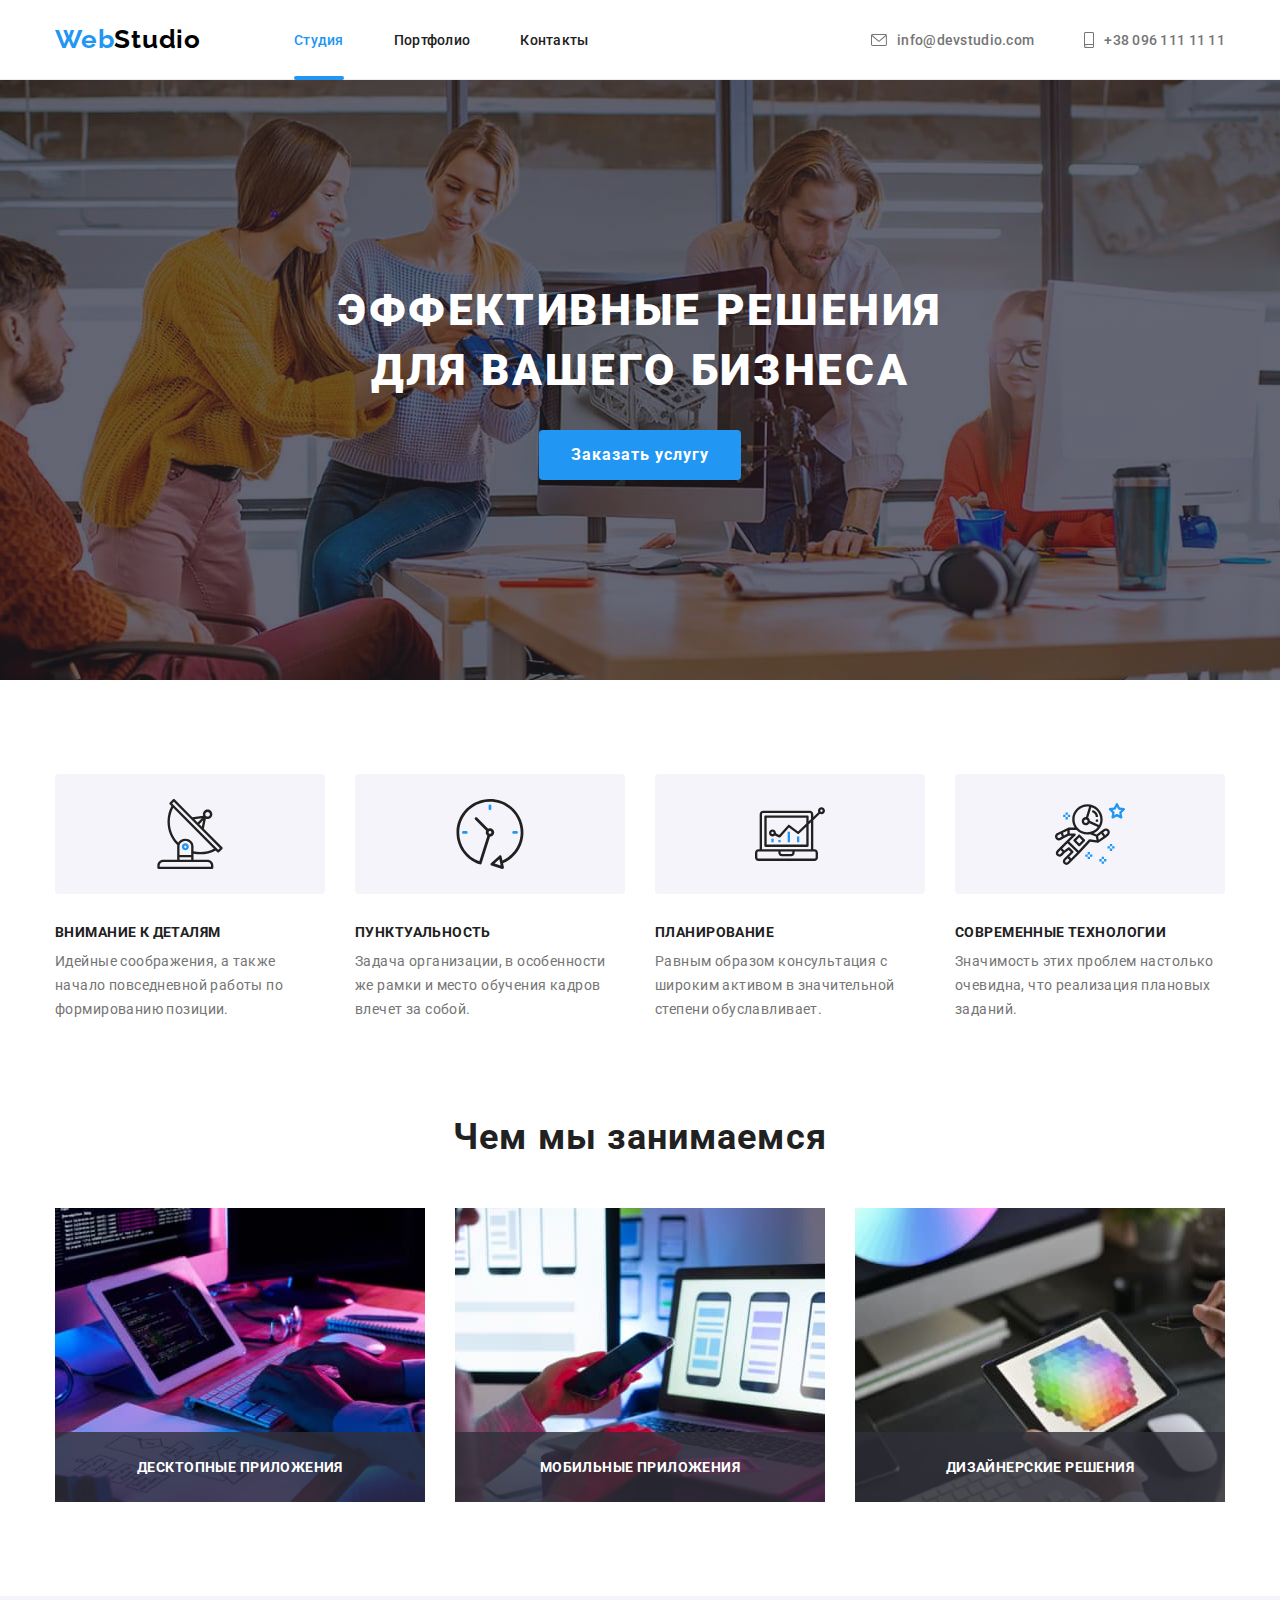
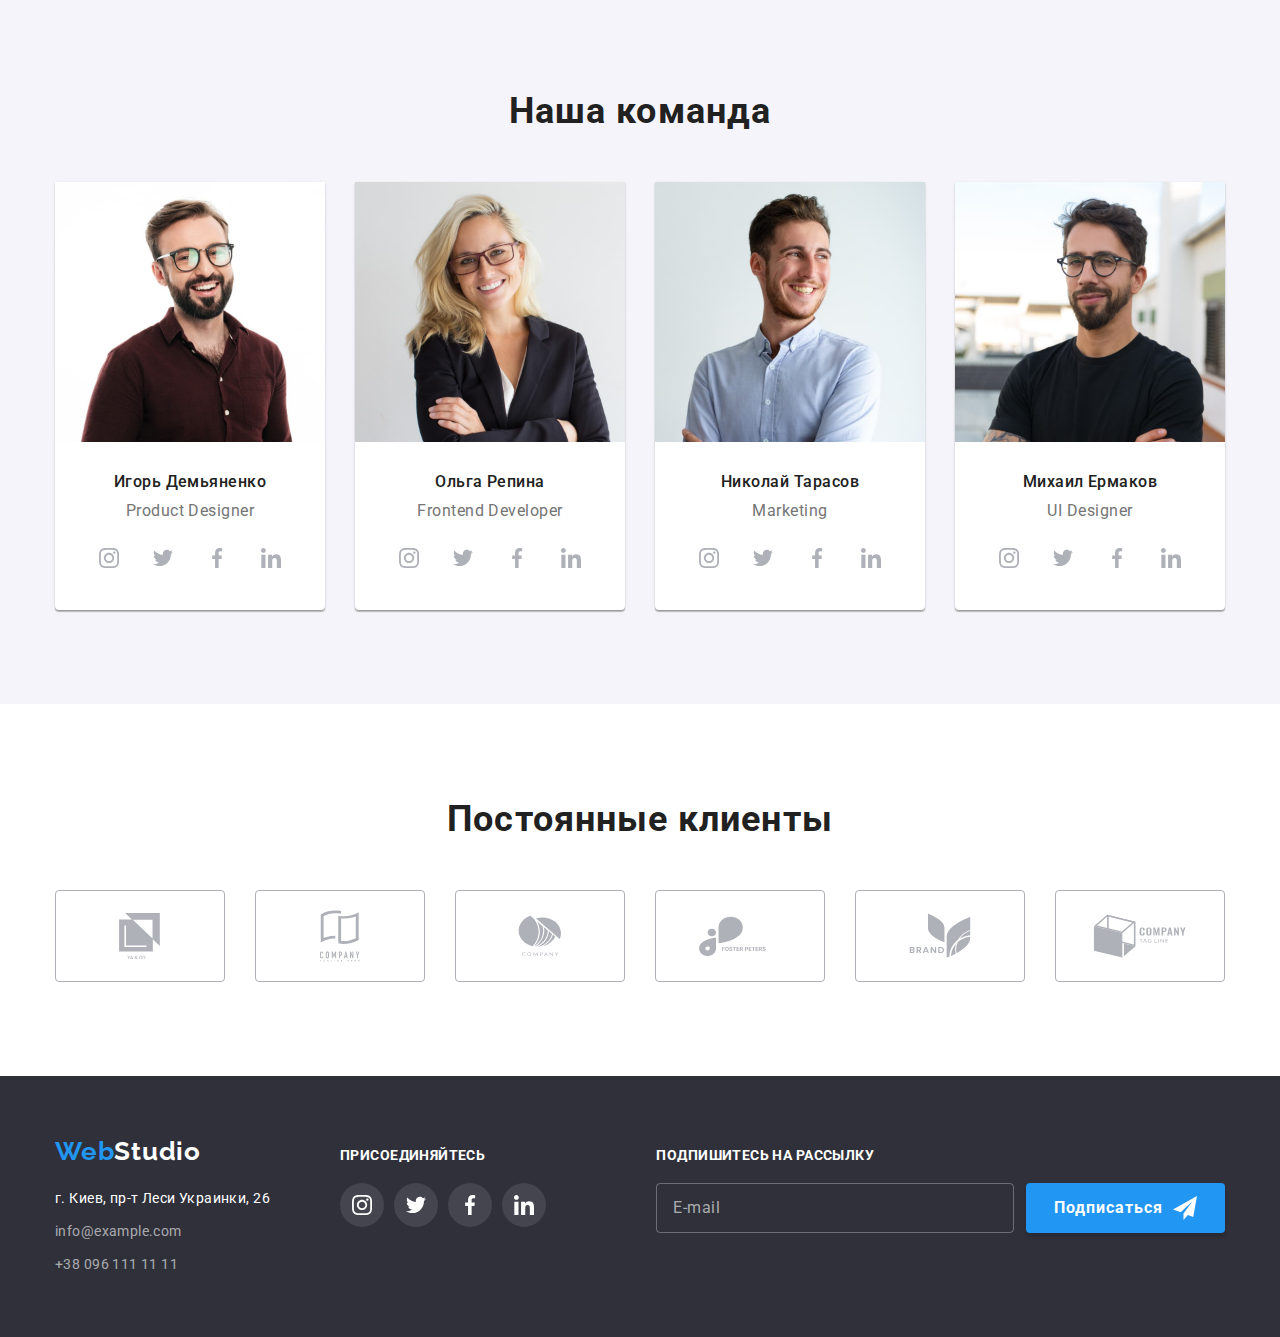
<file: index.html>
<!DOCTYPE html>
<html lang="ru">
    <head>
        <meta charset="UTF-8" />
        <meta http-equiv="X-UA-Compatible" content="IE=edge" />
        <meta name="viewport" content="width=device-width, initial-scale=1.0" />
        <title>Студия</title>
        <link rel="preconnect" href="https://fonts.gstatic.com" />
        <link
            href="https://fonts.googleapis.com/css2?family=Raleway:wght@700&family=Roboto:wght@400;500;700;900&display=swap"
            rel="stylesheet"
        />
        <link
            rel="stylesheet"
            href="https://cdnjs.cloudflare.com/ajax/libs/modern-normalize/1.0.0/modern-normalize.min.css"
        />
        <link rel="stylesheet" href="./css/main.min.css" />
    </head>

    <!-- <svg>
        <use href="./images/icons/antenna.svg"></use>
    </svg> -->
    <!-- <svg>
        <use href="./images/icons/sprite.svg#icon-antenna"></use>
    </svg> -->
    <!-- <svg class="check">
        <use href="./images/icons/sprite.svg#icon-check"></use>
    </svg> -->
    <!-- <img src="./images/icons/antenna.svg" alt="" /> -->

    <body>
        <header class="header">
            <div class="container container--flex">
                <nav class="navigation">
                    <a href="/" class="logo navigation__logo"
                        >Web<span class="logo__text">Studio</span></a
                    >
                    <ul class="site-nav">
                        <li class="site-nav__item">
                            <a href="./index.html" class="site-nav__link site-nav__link--current"
                                >Студия</a
                            >
                        </li>
                        <li class="site-nav__item">
                            <a href="./portfolio.html" class="site-nav__link">Портфолио</a>
                        </li>
                        <li class="site-nav__item">
                            <a href="#" class="site-nav__link">Контакты</a>
                        </li>
                    </ul>
                </nav>
                <ul class="contacts">
                    <li class="contacts__item">
                        <a href="mailto:info@devstudio.com" class="contacts__link">
                            <svg width="16" height="12" class="contacts__icon">
                                <use href="./images/icons/sprite.svg#icon-mail"></use>
                            </svg>
                            info@devstudio.com
                        </a>
                    </li>
                    <li class="contacts__item">
                        <a href="tel:+380961111111" class="contacts__link">
                            <svg width="10" height="16" class="contacts__icon">
                                <use href="./images/icons/sprite.svg#icon-phone"></use>
                            </svg>
                            +38 096 111 11 11
                        </a>
                    </li>
                </ul>
            </div>
        </header>

        <main>
            <section class="section hero">
                <div class="container">
                    <h1 class="hero__title">Эффективные решения для вашего бизнеса</h1>
                    <button type="button" class="button hero__button" data-modal-open>
                        Заказать услугу
                    </button>
                </div>
            </section>
            <section class="section advantages">
                <div class="container">
                    <h2 class="advantages__title">Главные преимущества</h2>
                    <ul class="advantages-list">
                        <li class="advantages-list__item">
                            <div class="advantages-list__wrapper">
                                <svg width="70" height="70" class="advantages-list__icon">
                                    <use href="./images/icons/sprite.svg#icon-antenna"></use>
                                </svg>
                            </div>
                            <h3 class="advantages-list__title">Внимание к деталям</h3>
                            <p class="advantages-list__content">
                                Идейные соображения, а также начало повседневной работы по
                                формированию позиции.
                            </p>
                        </li>
                        <li class="advantages-list__item">
                            <div class="advantages-list__wrapper">
                                <svg width="70" height="70" class="advantages-list__icon">
                                    <use href="./images/icons/sprite.svg#icon-clock"></use>
                                </svg>
                            </div>
                            <h3 class="advantages-list__title">Пунктуальность</h3>
                            <p class="advantages-list__content">
                                Задача организации, в особенности же рамки и место обучения кадров
                                влечет за собой.
                            </p>
                        </li>
                        <li class="advantages-list__item">
                            <div class="advantages-list__wrapper">
                                <svg width="70" height="70" class="advantages-list__icon">
                                    <use href="./images/icons/sprite.svg#icon-diagram"></use>
                                </svg>
                            </div>
                            <h3 class="advantages-list__title">Планирование</h3>
                            <p class="advantages-list__content">
                                Равным образом консультация с широким активом в значительной степени
                                обуславливает.
                            </p>
                        </li>
                        <li class="advantages-list__item">
                            <div class="advantages-list__wrapper">
                                <svg width="70" height="70" class="advantages-list__icon">
                                    <use href="./images/icons/sprite.svg#icon-astronaut"></use>
                                </svg>
                            </div>
                            <h3 class="advantages-list__title">Современные технологии</h3>
                            <p class="advantages-list__content">
                                Значимость этих проблем настолько очевидна, что реализация плановых
                                заданий.
                            </p>
                        </li>
                    </ul>
                </div>
            </section>
            <section class="section activities">
                <div class="container">
                    <h2 class="activities__title">Чем мы занимаемся</h2>
                    <ul class="activities-list">
                        <li class="activities-list__item">
                            <div class="activities-list__wrapper">
                                <img
                                    class="activities-list__image"
                                    src="./images/boxone.jpg"
                                    width="370"
                                    alt="рабочий стол с планшетом"
                                />
                                <h3 class="activities-list__text">Десктопные приложения</h3>
                            </div>
                        </li>
                        <li class="activities-list__item">
                            <div class="activities-list__wrapper">
                                <img
                                    class="activities-list__image"
                                    src="./images/boxtwo.jpg"
                                    width="370"
                                    alt="ноутбук и смартфон"
                                />
                                <h3 class="activities-list__text">Мобильные приложения</h3>
                            </div>
                        </li>
                        <li class="activities-list__item">
                            <div class="activities-list__wrapper">
                                <img
                                    class="activities-list__image"
                                    src="./images/boxthree.jpg"
                                    width="370"
                                    alt="планшет и градиент"
                                />
                                <h3 class="activities-list__text">Дизайнерские решения</h3>
                            </div>
                        </li>
                    </ul>
                </div>
            </section>
            <section class="section team">
                <div class="container">
                    <h2 class="team__title">Наша команда</h2>
                    <ul class="team-list">
                        <li class="team-list__item">
                            <img
                                class="team-list__image"
                                src="./images/igor.jpg"
                                width="270"
                                alt="продуктовый дизайнер Игорь"
                            />
                            <h3 class="team-list__title">Игорь Демьяненко</h3>
                            <p class="team-list__content">Product Designer</p>
                            <ul class="icons-list">
                                <li class="icons-list__item">
                                    <a
                                        href="https://www.instagram.com"
                                        target="_blank"
                                        class="icons-list__link"
                                    >
                                        <svg width="20" height="20" class="icons-list__icon">
                                            <use
                                                href="./images/icons/sprite.svg#icon-instagram"
                                            ></use>
                                        </svg>
                                    </a>
                                </li>
                                <li class="icons-list__item">
                                    <a
                                        href="https://twitter.com"
                                        target="_blank"
                                        class="icons-list__link"
                                    >
                                        <svg width="20" height="20" class="icons-list__icon">
                                            <use
                                                href="./images/icons/sprite.svg#icon-twitter"
                                            ></use>
                                        </svg>
                                    </a>
                                </li>
                                <li class="icons-list__item">
                                    <a
                                        href="https://www.facebook.com"
                                        target="_blank"
                                        class="icons-list__link"
                                    >
                                        <svg width="20" height="20" class="icons-list__icon">
                                            <use
                                                href="./images/icons/sprite.svg#icon-facebook"
                                            ></use>
                                        </svg>
                                    </a>
                                </li>
                                <li class="icons-list__item">
                                    <a
                                        href="https://www.linkedin.com"
                                        target="_blank"
                                        class="icons-list__link"
                                    >
                                        <svg width="20" height="20" class="icons-list__icon">
                                            <use
                                                href="./images/icons/sprite.svg#icon-linkedin"
                                            ></use>
                                        </svg>
                                    </a>
                                </li>
                            </ul>
                        </li>
                        <li class="team-list__item">
                            <img
                                class="team-list__image"
                                src="./images/olga.jpg"
                                width="270"
                                alt="фронтенд Ольга"
                            />
                            <h3 class="team-list__title">Ольга Репина</h3>
                            <p class="team-list__content">Frontend Developer</p>
                            <ul class="icons-list">
                                <li class="icons-list__item">
                                    <a
                                        href="https://www.instagram.com"
                                        target="_blank"
                                        class="icons-list__link"
                                    >
                                        <svg width="20" height="20" class="icons-list__icon">
                                            <use
                                                href="./images/icons/sprite.svg#icon-instagram"
                                            ></use>
                                        </svg>
                                    </a>
                                </li>
                                <li class="icons-list__item">
                                    <a
                                        href="https://twitter.com"
                                        target="_blank"
                                        class="icons-list__link"
                                    >
                                        <svg width="20" height="20" class="icons-list__icon">
                                            <use
                                                href="./images/icons/sprite.svg#icon-twitter"
                                            ></use>
                                        </svg>
                                    </a>
                                </li>
                                <li class="icons-list__item">
                                    <a
                                        href="https://www.facebook.com"
                                        target="_blank"
                                        class="icons-list__link"
                                    >
                                        <svg width="20" height="20" class="icons-list__icon">
                                            <use
                                                href="./images/icons/sprite.svg#icon-facebook"
                                            ></use>
                                        </svg>
                                    </a>
                                </li>
                                <li class="icons-list__item">
                                    <a
                                        href="https://www.linkedin.com"
                                        target="_blank"
                                        class="icons-list__link"
                                    >
                                        <svg width="20" height="20" class="icons-list__icon">
                                            <use
                                                href="./images/icons/sprite.svg#icon-linkedin"
                                            ></use>
                                        </svg>
                                    </a>
                                </li>
                            </ul>
                        </li>
                        <li class="team-list__item">
                            <img
                                class="team-list__image"
                                src="./images/nikolai.jpg"
                                width="270"
                                alt="маркетолог Николай"
                            />
                            <h3 class="team-list__title">Николай Тарасов</h3>
                            <p class="team-list__content">Marketing</p>
                            <ul class="icons-list">
                                <li class="icons-list__item">
                                    <a
                                        href="https://www.instagram.com"
                                        target="_blank"
                                        class="icons-list__link"
                                    >
                                        <svg width="20" height="20" class="icons-list__icon">
                                            <use
                                                href="./images/icons/sprite.svg#icon-instagram"
                                            ></use>
                                        </svg>
                                    </a>
                                </li>
                                <li class="icons-list__item">
                                    <a
                                        href="https://twitter.com"
                                        target="_blank"
                                        class="icons-list__link"
                                    >
                                        <svg width="20" height="20" class="icons-list__icon">
                                            <use
                                                href="./images/icons/sprite.svg#icon-twitter"
                                            ></use>
                                        </svg>
                                    </a>
                                </li>
                                <li class="icons-list__item">
                                    <a
                                        href="https://www.facebook.com"
                                        target="_blank"
                                        class="icons-list__link"
                                    >
                                        <svg width="20" height="20" class="icons-list__icon">
                                            <use
                                                href="./images/icons/sprite.svg#icon-facebook"
                                            ></use>
                                        </svg>
                                    </a>
                                </li>
                                <li class="icons-list__item">
                                    <a
                                        href="https://www.linkedin.com"
                                        target="_blank"
                                        class="icons-list__link"
                                    >
                                        <svg width="20" height="20" class="icons-list__icon">
                                            <use
                                                href="./images/icons/sprite.svg#icon-linkedin"
                                            ></use>
                                        </svg>
                                    </a>
                                </li>
                            </ul>
                        </li>
                        <li class="team-list__item">
                            <img
                                class="team-list__image"
                                src="./images/mihail.jpg"
                                width="270"
                                alt="юи дизайнер Михаил"
                            />
                            <h3 class="team-list__title">Михаил Ермаков</h3>
                            <p class="team-list__content">UI Designer</p>
                            <ul class="icons-list">
                                <li class="icons-list__item">
                                    <a
                                        href="https://www.instagram.com"
                                        target="_blank"
                                        class="icons-list__link"
                                    >
                                        <svg width="20" height="20" class="icons-list__icon">
                                            <use
                                                href="./images/icons/sprite.svg#icon-instagram"
                                            ></use>
                                        </svg>
                                    </a>
                                </li>
                                <li class="icons-list__item">
                                    <a
                                        href="https://twitter.com"
                                        target="_blank"
                                        class="icons-list__link"
                                    >
                                        <svg width="20" height="20" class="icons-list__icon">
                                            <use
                                                href="./images/icons/sprite.svg#icon-twitter"
                                            ></use>
                                        </svg>
                                    </a>
                                </li>
                                <li class="icons-list__item">
                                    <a
                                        href="https://www.facebook.com"
                                        target="_blank"
                                        class="icons-list__link"
                                    >
                                        <svg width="20" height="20" class="icons-list__icon">
                                            <use
                                                href="./images/icons/sprite.svg#icon-facebook"
                                            ></use>
                                        </svg>
                                    </a>
                                </li>
                                <li class="icons-list__item">
                                    <a
                                        href="https://www.linkedin.com"
                                        target="_blank"
                                        class="icons-list__link"
                                    >
                                        <svg width="20" height="20" class="icons-list__icon">
                                            <use
                                                href="./images/icons/sprite.svg#icon-linkedin"
                                            ></use>
                                        </svg>
                                    </a>
                                </li>
                            </ul>
                        </li>
                    </ul>
                </div>
            </section>
            <section class="section clients">
                <div class="container">
                    <h2 class="clients__title">Постоянные клиенты</h2>
                    <ul class="clients-list">
                        <li class="clients-list__item">
                            <a href="#" class="clients-list__link">
                                <svg width="41" height="46.7" class="clients-list__icon">
                                    <use href="./images/icons/sprite.svg#icon-yaco"></use>
                                </svg>
                            </a>
                        </li>
                        <li class="clients-list__item">
                            <a href="#" class="clients-list__link">
                                <svg width="40" height="52" class="clients-list__icon">
                                    <use href="./images/icons/sprite.svg#icon-taglinehereco"></use>
                                </svg>
                            </a>
                        </li>
                        <li class="clients-list__item">
                            <a href="#" class="clients-list__link">
                                <svg width="43.46" height="41.18" class="clients-list__icon">
                                    <use href="./images/icons/sprite.svg#icon-compco"></use>
                                </svg>
                            </a>
                        </li>
                        <li class="clients-list__item">
                            <a href="#" class="clients-list__link">
                                <svg width="84.44" height="40.62" class="clients-list__icon">
                                    <use href="./images/icons/sprite.svg#icon-fosterco"></use>
                                </svg>
                            </a>
                        </li>
                        <li class="clients-list__item">
                            <a href="#" class="clients-list__link">
                                <svg width="62.54" height="45.43" class="clients-list__icon">
                                    <use href="./images/icons/sprite.svg#icon-brandco"></use>
                                </svg>
                            </a>
                        </li>
                        <li class="clients-list__item">
                            <a href="#" class="clients-list__link">
                                <svg width="93.79" height="43.93" class="clients-list__icon">
                                    <use href="./images/icons/sprite.svg#icon-taglineco"></use>
                                </svg>
                            </a>
                        </li>
                    </ul>
                </div>
            </section>
        </main>

        <footer class="footer">
            <div class="container container--flex container--flex--baseline">
                <div class="address-container">
                    <a href="/" class="logo footer__logo"
                        >Web<span class="logo__text logo__text--light">Studio</span></a
                    >
                    <address class="address">
                        <ul class="address-list">
                            <li class="address-list__item">
                                <a
                                    href="https://www.google.com/maps/place/%D0%B1%D1%83%D0%BB%D1%8C%D0%B2%D0%B0%D1%80+%D0%9B%D0%B5%D1%81%D1%96+%D0%A3%D0%BA%D1%80%D0%B0%D1%97%D0%BD%D0%BA%D0%B8,+26,+%D0%9A%D0%B8%D1%97%D0%B2,+02000/@50.4265807,30.5361971,17z/data=!3m1!4b1!4m5!3m4!1s0x40d4cf0e033ecbe9:0x57a4dffefec77da0!8m2!3d50.4265807!4d30.5383858"
                                    target="_blank"
                                    class="address-list__link address-list__link--light"
                                    >г. Киев, пр-т Леси Украинки, 26</a
                                >
                            </li>
                            <li class="address-list__item">
                                <a href="mailto:info@example.com" class="address-list__link link"
                                    >info@example.com</a
                                >
                            </li>
                            <li class="address-list__item">
                                <a href="tel:+380961111111" class="address-list__link link"
                                    >+38 096 111 11 11</a
                                >
                            </li>
                        </ul>
                    </address>
                </div>
                <div class="social-list-container">
                    <b class="invocation">присоединяйтесь</b>
                    <ul class="icons-list">
                        <li class="icons-list__item">
                            <a
                                href="https://www.instagram.com"
                                target="_blank"
                                class="icons-list__link icons-list__link--color"
                            >
                                <svg width="20" height="20" class="icons-list__icon">
                                    <use href="./images/icons/sprite.svg#icon-instagram"></use>
                                </svg>
                            </a>
                        </li>
                        <li class="icons-list__item">
                            <a
                                href="https://twitter.com"
                                target="_blank"
                                class="icons-list__link icons-list__link--color"
                            >
                                <svg width="20" height="20" class="icons-list__icon">
                                    <use href="./images/icons/sprite.svg#icon-twitter"></use>
                                </svg>
                            </a>
                        </li>
                        <li class="icons-list__item">
                            <a
                                href="https://www.facebook.com"
                                target="_blank"
                                class="icons-list__link icons-list__link--color"
                            >
                                <svg width="20" height="20" class="icons-list__icon">
                                    <use href="./images/icons/sprite.svg#icon-facebook"></use>
                                </svg>
                            </a>
                        </li>
                        <li class="icons-list__item">
                            <a
                                href="https://www.linkedin.com"
                                target="_blank"
                                class="icons-list__link icons-list__link--color"
                            >
                                <svg width="20" height="20" class="icons-list__icon">
                                    <use href="./images/icons/sprite.svg#icon-linkedin"></use>
                                </svg>
                            </a>
                        </li>
                    </ul>
                </div>
                <div class="mailing-container">
                    <b class="invocation">Подпишитесь на рассылку</b>
                    <form class="mailing-form" autocomplete="off">
                        <input
                            class="mailing-form__input"
                            type="email"
                            name="email"
                            placeholder="E-mail"
                            required
                        />
                        <button class="button mailing-form__button" type="submit">
                            Подписаться
                            <svg width="24" height="24" class="button__icon">
                                <use href="./images/icons/sprite.svg#icon-send"></use>
                            </svg>
                        </button>
                    </form>
                </div>
            </div>
        </footer>
        <!-- разметка модального окна -->
        <div class="backdrop is-hidden" data-modal>
            <div class="modal">
                <button class="modal-close" data-modal-close>
                    <svg class="modal-close__icon" width="18" height="18">
                        <use href="./images/icons/sprite.svg#icon-modal-close"></use>
                    </svg>
                </button>
                <b class="modal-title">Оставьте свои данные, мы вам перезвоним</b>
                <form class="modal-form" autocomplete="off">
                    <div class="modal-form-field">
                        <label class="modal-form__label" for="name">Имя</label>
                        <input
                            class="modal-form__input"
                            type="text"
                            name="name"
                            id="name"
                            required
                        />
                        <svg class="modal-form__icon" width="18" height="18">
                            <use href="./images/icons/sprite.svg#icon-person"></use>
                        </svg>
                    </div>
                    <div class="modal-form-field">
                        <label class="modal-form__label" for="tel">Телефон</label>
                        <input
                            class="modal-form__input"
                            type="tel"
                            name="phone"
                            id="tel"
                            required
                        />
                        <svg class="modal-form__icon" width="18" height="18">
                            <use href="./images/icons/sprite.svg#icon-phoneform"></use>
                        </svg>
                    </div>
                    <div class="modal-form-field">
                        <label class="modal-form__label" for="email">Почта</label>
                        <input
                            class="modal-form__input"
                            type="email"
                            name="email"
                            id="email"
                            required
                        />
                        <svg class="modal-form__icon" width="18" height="18">
                            <use href="./images/icons/sprite.svg#icon-emailform"></use>
                        </svg>
                    </div>
                    <div class="modal-form-field modal-form-field--margin-bottom">
                        <label class="modal-form__label" for="comment">Комментарий</label>
                        <textarea
                            class="modal-form__comment"
                            name="comment"
                            id="comment"
                            placeholder="Введите текст"
                        ></textarea>
                    </div>
                    <div class="policy-container">
                        <input
                            class="modal-form__check"
                            type="checkbox"
                            name="policy-check"
                            id="policy-check"
                            required
                        />
                        <label class="modal-form__policy-title" for="policy-check">
                            <span class="modal-form__custom-check"></span>
                            Соглашаюсь с рассылкой и принимаю&nbsp;
                            <a class="modal-form__policy" href="#">Условия договора</a>
                        </label>
                    </div>
                    <button class="button modal-form__button" type="submit">Отправить</button>
                </form>
            </div>
        </div>
        <!-- разметка модального окна -->
        <script src="./js/modal.js"></script>
    </body>
</html>
</file>
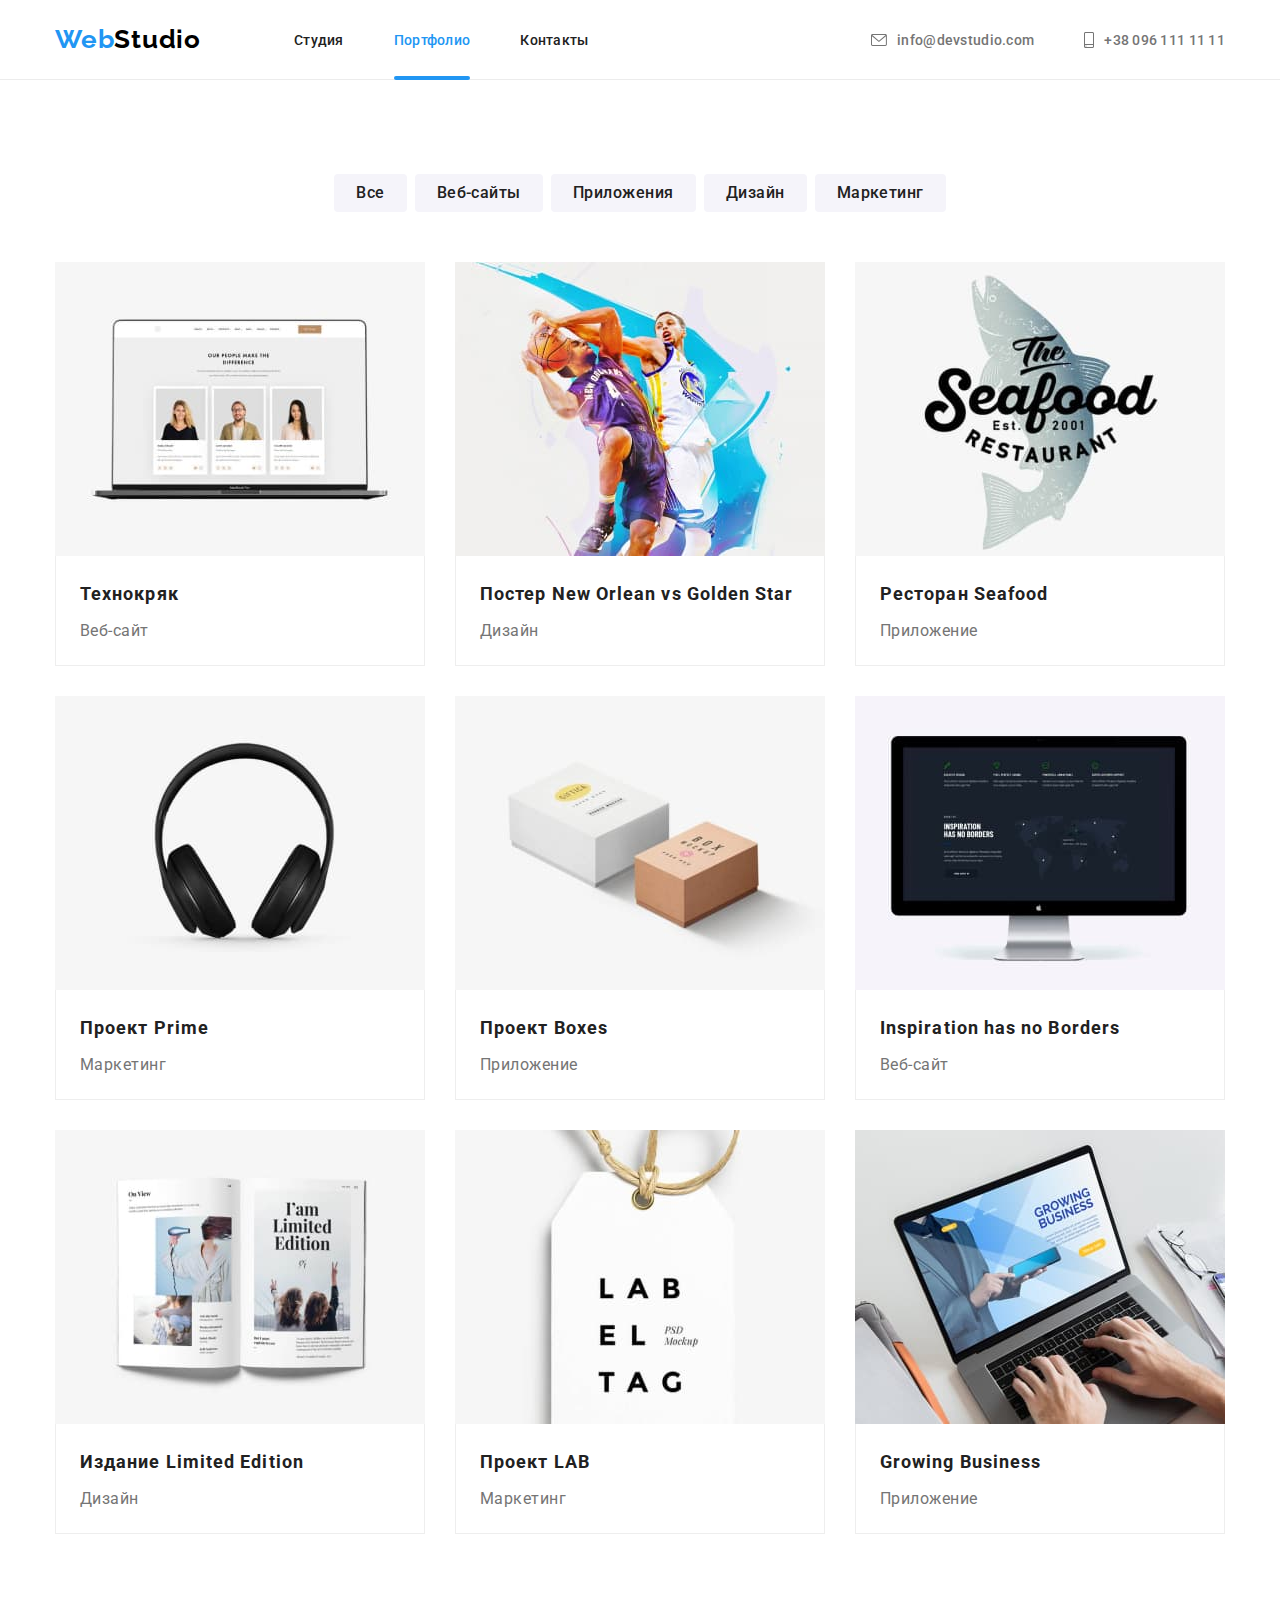
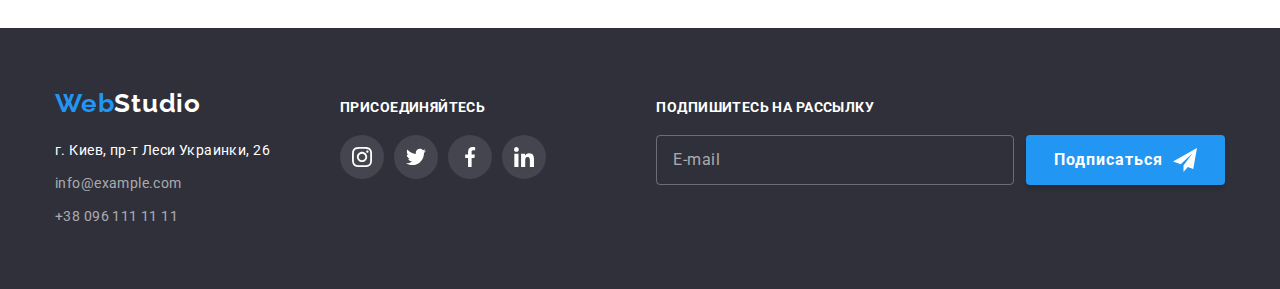
<file: portfolio.html>
<!DOCTYPE html>
<html lang="ru">
    <head>
        <meta charset="UTF-8" />
        <meta http-equiv="X-UA-Compatible" content="IE=edge" />
        <meta name="viewport" content="width=device-width, initial-scale=1.0" />
        <title>Портфолио</title>
        <link rel="preconnect" href="https://fonts.gstatic.com" />
        <link
            href="https://fonts.googleapis.com/css2?family=Raleway:wght@700&family=Roboto:wght@400;500;700;900&display=swap"
            rel="stylesheet"
        />
        <link
            rel="stylesheet"
            href="https://cdnjs.cloudflare.com/ajax/libs/modern-normalize/1.0.0/modern-normalize.min.css"
        />
        <link rel="stylesheet" href="./css/main.min.css" />
    </head>

    <body>
        <header class="header">
            <div class="container container--flex">
                <nav class="navigation">
                    <a href="/" class="logo navigation__logo"
                        >Web<span class="logo__text">Studio</span></a
                    >
                    <ul class="site-nav">
                        <li class="site-nav__item">
                            <a href="./index.html" class="site-nav__link">Студия</a>
                        </li>
                        <li class="site-nav__item">
                            <a
                                href="./portfolio.html"
                                class="site-nav__link site-nav__link--current"
                                >Портфолио</a
                            >
                        </li>
                        <li class="site-nav__item">
                            <a href="#" class="site-nav__link">Контакты</a>
                        </li>
                    </ul>
                </nav>
                <ul class="contacts">
                    <li class="contacts__item">
                        <a href="mailto:info@devstudio.com" class="contacts__link">
                            <svg width="16" height="12" class="contacts__icon">
                                <use href="./images/icons/sprite.svg#icon-mail"></use>
                            </svg>
                            info@devstudio.com
                        </a>
                    </li>
                    <li class="contacts__item">
                        <a href="tel:+380961111111" class="contacts__link">
                            <svg width="10" height="16" class="contacts__icon">
                                <use href="./images/icons/sprite.svg#icon-phone"></use>
                            </svg>
                            +38 096 111 11 11
                        </a>
                    </li>
                </ul>
            </div>
        </header>

        <main>
            <h1 class="portfolio-title">портфолио компании</h1>
            <section class="section examples">
                <div class="container">
                    <h2 class="examples-title">фильтр и проекты</h2>
                    <ul class="filter-button-list">
                        <li class="filter-button-list__item">
                            <button type="button" class="button filter-button-list__button">
                                Все
                            </button>
                        </li>
                        <li class="filter-button-list__item">
                            <button type="button" class="button filter-button-list__button">
                                Веб-сайты
                            </button>
                        </li>
                        <li class="filter-button-list__item">
                            <button type="button" class="button filter-button-list__button">
                                Приложения
                            </button>
                        </li>
                        <li class="filter-button-list__item">
                            <button type="button" class="button filter-button-list__button">
                                Дизайн
                            </button>
                        </li>
                        <li class="filter-button-list__item">
                            <button type="button" class="button filter-button-list__button">
                                Маркетинг
                            </button>
                        </li>
                    </ul>

                    <ul class="examples-list">
                        <li class="examples-list__item">
                            <article class="examples-card">
                                <div class="content-wrapper">
                                    <img
                                        src="./images/technokriak.jpg"
                                        width="370"
                                        alt="ноутбук"
                                        class="examples-card__image"
                                    />
                                    <p class="examples-card__content">
                                        Технокряк это современная площадка распространения
                                        коронавируса. Компании используют эту платформу для
                                        цифрового шпионажа и атак на защищённые сервера конкурентов.
                                    </p>
                                </div>

                                <div class="text-wrapper">
                                    <h3 class="examples-card__title">Технокряк</h3>
                                    <p class="examples-card__text">Веб-сайт</p>
                                </div>
                            </article>
                        </li>
                        <li class="examples-list__item">
                            <article class="examples-card">
                                <div class="content-wrapper">
                                    <img
                                        src="./images/poster.jpg"
                                        width="370"
                                        alt="баскетболисты"
                                        class="examples-card__image"
                                    />
                                    <p class="examples-card__content">
                                        Технокряк это современная площадка распространения
                                        коронавируса. Компании используют эту платформу для
                                        цифрового шпионажа и атак на защищённые сервера конкурентов.
                                    </p>
                                </div>

                                <div class="text-wrapper">
                                    <h3 class="examples-card__title">
                                        Постер New Orlean vs Golden Star
                                    </h3>
                                    <p class="examples-card__text">Дизайн</p>
                                </div>
                            </article>
                        </li>
                        <li class="examples-list__item">
                            <article class="examples-card">
                                <div class="content-wrapper">
                                    <img
                                        src="./images/seafood.jpg"
                                        width="370"
                                        alt="лого ресторана"
                                        class="examples-card__image"
                                    />
                                    <p class="examples-card__content">
                                        Технокряк это современная площадка распространения
                                        коронавируса. Компании используют эту платформу для
                                        цифрового шпионажа и атак на защищённые сервера конкурентов.
                                    </p>
                                </div>

                                <div class="text-wrapper">
                                    <h3 class="examples-card__title">Ресторан Seafood</h3>
                                    <p class="examples-card__text">Приложение</p>
                                </div>
                            </article>
                        </li>
                        <li class="examples-list__item">
                            <article class="examples-card">
                                <div class="content-wrapper">
                                    <img
                                        src="./images/prime.jpg"
                                        width="370"
                                        alt="наушники"
                                        class="examples-card__image"
                                    />
                                    <p class="examples-card__content">
                                        Технокряк это современная площадка распространения
                                        коронавируса. Компании используют эту платформу для
                                        цифрового шпионажа и атак на защищённые сервера конкурентов.
                                    </p>
                                </div>

                                <div class="text-wrapper">
                                    <h3 class="examples-card__title">Проект Prime</h3>
                                    <p class="examples-card__text">Маркетинг</p>
                                </div>
                            </article>
                        </li>
                        <li class="examples-list__item">
                            <article class="examples-card">
                                <div class="content-wrapper">
                                    <img
                                        src="./images/boxes.jpg"
                                        width="370"
                                        alt="коробки"
                                        class="examples-card__image"
                                    />
                                    <p class="examples-card__content">
                                        Технокряк это современная площадка распространения
                                        коронавируса. Компании используют эту платформу для
                                        цифрового шпионажа и атак на защищённые сервера конкурентов.
                                    </p>
                                </div>

                                <div class="text-wrapper">
                                    <h3 class="examples-card__title">Проект Boxes</h3>
                                    <p class="examples-card__text">Приложение</p>
                                </div>
                            </article>
                        </li>
                        <li class="examples-list__item">
                            <article class="examples-card">
                                <div class="content-wrapper">
                                    <img
                                        src="./images/noborders.jpg"
                                        width="370"
                                        alt="монитор"
                                        class="examples-card__image"
                                    />
                                    <p class="examples-card__content">
                                        Технокряк это современная площадка распространения
                                        коронавируса. Компании используют эту платформу для
                                        цифрового шпионажа и атак на защищённые сервера конкурентов.
                                    </p>
                                </div>

                                <div class="text-wrapper">
                                    <h3 class="examples-card__title">Inspiration has no Borders</h3>
                                    <p class="examples-card__text">Веб-сайт</p>
                                </div>
                            </article>
                        </li>
                        <li class="examples-list__item">
                            <article class="examples-card">
                                <div class="content-wrapper">
                                    <img
                                        src="./images/limiteded.jpg"
                                        width="370"
                                        alt="книжка"
                                        class="examples-card__image"
                                    />
                                    <p class="examples-card__content">
                                        Технокряк это современная площадка распространения
                                        коронавируса. Компании используют эту платформу для
                                        цифрового шпионажа и атак на защищённые сервера конкурентов.
                                    </p>
                                </div>

                                <div class="text-wrapper">
                                    <h3 class="examples-card__title">Издание Limited Edition</h3>
                                    <p class="examples-card__text">Дизайн</p>
                                </div>
                            </article>
                        </li>
                        <li class="examples-list__item">
                            <article class="examples-card">
                                <div class="content-wrapper">
                                    <img
                                        src="./images/lab.jpg"
                                        width="370"
                                        alt="бирка"
                                        class="examples-card__image"
                                    />
                                    <p class="examples-card__content">
                                        Технокряк это современная площадка распространения
                                        коронавируса. Компании используют эту платформу для
                                        цифрового шпионажа и атак на защищённые сервера конкурентов.
                                    </p>
                                </div>

                                <div class="text-wrapper">
                                    <h3 class="examples-card__title">Проект LAB</h3>
                                    <p class="examples-card__text">Маркетинг</p>
                                </div>
                            </article>
                        </li>
                        <li class="examples-list__item">
                            <article class="examples-card">
                                <div class="content-wrapper">
                                    <img
                                        src="./images/growingb.jpg"
                                        width="370"
                                        alt="работа с ноутбуком"
                                        class="examples-card__image"
                                    />
                                    <p class="examples-card__content">
                                        Технокряк это современная площадка распространения
                                        коронавируса. Компании используют эту платформу для
                                        цифрового шпионажа и атак на защищённые сервера конкурентов.
                                    </p>
                                </div>

                                <div class="text-wrapper">
                                    <h3 class="examples-card__title">Growing Business</h3>
                                    <p class="examples-card__text">Приложение</p>
                                </div>
                            </article>
                        </li>
                    </ul>
                </div>
            </section>
        </main>

        <footer class="footer">
            <div class="container container--flex container--flex--baseline">
                <div class="address-container">
                    <a href="/" class="logo footer__logo"
                        >Web<span class="logo__text logo__text--light">Studio</span></a
                    >
                    <address class="address">
                        <ul class="address-list">
                            <li class="address-list__item">
                                <a
                                    href="https://www.google.com/maps/place/%D0%B1%D1%83%D0%BB%D1%8C%D0%B2%D0%B0%D1%80+%D0%9B%D0%B5%D1%81%D1%96+%D0%A3%D0%BA%D1%80%D0%B0%D1%97%D0%BD%D0%BA%D0%B8,+26,+%D0%9A%D0%B8%D1%97%D0%B2,+02000/@50.4265807,30.5361971,17z/data=!3m1!4b1!4m5!3m4!1s0x40d4cf0e033ecbe9:0x57a4dffefec77da0!8m2!3d50.4265807!4d30.5383858"
                                    target="_blank"
                                    class="address-list__link address-list__link--light"
                                    >г. Киев, пр-т Леси Украинки, 26</a
                                >
                            </li>
                            <li class="address-list__item">
                                <a href="mailto:info@example.com" class="address-list__link link"
                                    >info@example.com</a
                                >
                            </li>
                            <li class="address-list__item">
                                <a href="tel:+380961111111" class="address-list__link link"
                                    >+38 096 111 11 11</a
                                >
                            </li>
                        </ul>
                    </address>
                </div>
                <div class="social-list-container">
                    <b class="invocation">присоединяйтесь</b>
                    <ul class="icons-list">
                        <li class="icons-list__item">
                            <a
                                href="https://www.instagram.com"
                                target="_blank"
                                class="icons-list__link icons-list__link--color"
                            >
                                <svg width="20" height="20" class="icons-list__icon">
                                    <use href="./images/icons/sprite.svg#icon-instagram"></use>
                                </svg>
                            </a>
                        </li>
                        <li class="icons-list__item">
                            <a
                                href="https://twitter.com"
                                target="_blank"
                                class="icons-list__link icons-list__link--color"
                            >
                                <svg width="20" height="20" class="icons-list__icon">
                                    <use href="./images/icons/sprite.svg#icon-twitter"></use>
                                </svg>
                            </a>
                        </li>
                        <li class="icons-list__item">
                            <a
                                href="https://www.facebook.com"
                                target="_blank"
                                class="icons-list__link icons-list__link--color"
                            >
                                <svg width="20" height="20" class="icons-list__icon">
                                    <use href="./images/icons/sprite.svg#icon-facebook"></use>
                                </svg>
                            </a>
                        </li>
                        <li class="icons-list__item">
                            <a
                                href="https://www.linkedin.com"
                                target="_blank"
                                class="icons-list__link icons-list__link--color"
                            >
                                <svg width="20" height="20" class="icons-list__icon">
                                    <use href="./images/icons/sprite.svg#icon-linkedin"></use>
                                </svg>
                            </a>
                        </li>
                    </ul>
                </div>
                <div class="mailing-container">
                    <b class="invocation">Подпишитесь на рассылку</b>
                    <form class="mailing-form" autocomplete="off">
                        <input
                            class="mailing-form__input"
                            type="email"
                            name="email"
                            placeholder="E-mail"
                            required
                        />
                        <button class="button mailing-form__button" type="submit">
                            Подписаться
                            <svg width="24" height="24" class="button__icon">
                                <use href="./images/icons/sprite.svg#icon-send"></use>
                            </svg>
                        </button>
                    </form>
                </div>
            </div>
        </footer>
    </body>
</html>
</file>
<file: css/main.min.css>
:root{--primary-text-color: #212121;--secondary-text-color: #757575;--third-color: #ffffff;--focus-color: #2196f3;--examples-card-pic-bcg: rgba(33, 150, 243, 0.9);--hero-bcg: #c4c4c4;--hero-bcg-gradient: rgba(47, 48, 58, 0.4);--activities-li-title-bcg: rgba(47, 48, 58, 0.8);--footer-bcg: #2f303a;--studio-text-color: #000000;--footer-contact: rgba(255, 255, 255, 0.6);--footer-social-bcg: rgba(255, 255, 255, 0.1);--filter-button-color: #f5f4fa;--examples-card-border: #eeeeee;--icons-fill: #afb1b8;--form-input-border: rgba(33, 33, 33, 0.2)}body{font-family:'Roboto', sans-serif;font-style:normal;color:var(--primary-text-color);background-color:var(--third-color)}ul,p,h1,h2,h3{margin:0;padding:0;list-style:none}.container{width:1200px;margin:0 auto;padding:0 15px}.container--flex{display:flex}.container--flex--baseline{align-items:baseline}.section{padding-top:94px;padding-bottom:94px}.hero__button,.mailing-form__button,.modal-form__button,.filter-button-list__button{background:var(--focus-color);color:var(--third-color);font-weight:700;font-size:16px;line-height:1.875;letter-spacing:0.06em;border:none;border-radius:4px;cursor:pointer;transition:background 250ms cubic-bezier(0.4, 0, 0.2, 1)}.hero__button:hover,.mailing-form__button:hover,.modal-form__button:hover,.filter-button-list__button:hover,.hero__button:focus,.mailing-form__button:focus,.modal-form__button:focus,.filter-button-list__button:focus{background:#188ce8}.button__icon{display:block;margin-left:10px;fill:var(--third-color)}.logo{display:inline-block;font-family:Raleway;font-weight:bold;font-size:26px;line-height:1.192;letter-spacing:0.03em;color:var(--focus-color);text-decoration:none}.logo__text{color:var(--studio-text-color)}.logo__text--light{color:var(--third-color)}.header{border-bottom:1px solid #ececec}.navigation{display:flex;margin-right:auto}.navigation__logo{padding-top:24px;padding-bottom:24px;margin-right:93px}.site-nav{display:flex}.site-nav__item:not(:last-child){margin-right:50px}.site-nav__link{position:relative;display:block;font-weight:500;font-size:14px;line-height:1.143;letter-spacing:0.02em;color:var(--primary-text-color);text-decoration:none;padding-top:32px;padding-bottom:31px;transition:color 250ms cubic-bezier(0.4, 0, 0.2, 1)}.site-nav__link:hover,.site-nav__link:focus{color:var(--focus-color)}.site-nav__link--current{color:var(--focus-color)}.site-nav__link--current::after{content:'';position:absolute;left:0;bottom:-1px;display:block;width:100%;height:4px;border-radius:2px;background-color:var(--focus-color)}.contacts{display:flex}.contacts__item:not(:last-child){margin-right:50px}.contacts__link{display:flex;align-items:center;font-weight:500;font-size:14px;line-height:1.143;letter-spacing:0.02em;color:var(--secondary-text-color);text-decoration:none;padding-top:32px;padding-bottom:31px;fill:currentColor;transition:color 250ms cubic-bezier(0.4, 0, 0.2, 1)}.contacts__link:hover,.contacts__link:focus{color:var(--focus-color);fill:currentColor}.contacts__icon{display:block;margin-right:10px}.hero{background-color:var(--hero-bcg);padding-top:200px;padding-bottom:200px;background-image:linear-gradient(to top, var(--hero-bcg-gradient), var(--hero-bcg-gradient)),url(../images/hero-bcg-pic.jpg);background-repeat:no-repeat;background-position:center;background-size:1600px 600px}.hero__title{color:var(--third-color);font-weight:900;font-size:44px;line-height:1.364;letter-spacing:0.06em;text-transform:uppercase;text-align:center;width:696px;margin:0 auto 30px}.hero__button{display:block;padding:10px 32px;margin:0 auto}.advantages__title,.portfolio-title,.examples-title{font-size:0;text-align:center}.activities__title,.team__title,.clients__title{font-weight:700;font-size:36px;line-height:1.167;letter-spacing:0.03em;text-align:center;margin-bottom:50px}.invocation{display:block;color:var(--third-color);font-size:14px;line-height:1.143;letter-spacing:0.03em;text-transform:uppercase;margin-bottom:20px}.advantages-list{display:flex}.advantages-list__item{flex-basis:calc((100% - 90px) / 4)}.advantages-list__item:not(:nth-child(4n)){margin-right:30px}.advantages-list__wrapper{background-color:var(--filter-button-color);height:120px;display:flex;justify-content:center;align-items:center;margin-bottom:30px;border-radius:4px}.advantages-list__icon{display:block}.advantages-list__title{font-weight:700;font-size:14px;line-height:1.143;letter-spacing:0.03em;text-transform:uppercase;margin-bottom:10px}.advantages-list__content{font-size:14px;line-height:1.714;letter-spacing:0.03em;color:var(--secondary-text-color)}.activities{padding-top:0}.activities-list{display:flex}.activities-list__item{flex-basis:calc((100% - 60px) / 3)}.activities-list__item:not(:last-child){margin-right:30px}.activities-list__wrapper{position:relative}.activities-list__image{display:block;max-width:100%}.activities-list__text{position:absolute;bottom:0;width:100%;padding:27px 0;background-color:var(--activities-li-title-bcg);text-align:center;font-size:14px;line-height:1.172;letter-spacing:0.03em;text-transform:uppercase;color:var(--third-color)}.team{background-color:var(--filter-button-color)}.team-list{display:flex}.team-list__item{flex-basis:calc((100% - 90px) / 4);background-color:var(--third-color);box-shadow:0px 1px 3px rgba(0,0,0,0.12),0px 1px 1px rgba(0,0,0,0.14),0px 2px 1px rgba(0,0,0,0.2);border-radius:0px 0px 4px 4px;padding-bottom:30px}.team-list__item:not(:last-child){margin-right:30px}.team-list__image{display:block;max-width:100%;margin-bottom:30px}.team-list__title{font-weight:500;font-size:16px;line-height:1.188;letter-spacing:0.03em;text-align:center;margin-bottom:10px}.team-list__content{font-size:16px;line-height:1.188;letter-spacing:0.03em;color:var(--secondary-text-color);text-align:center;margin-bottom:16px}.icons-list{display:flex;justify-content:center}.icons-list__item{width:44px;height:44px}.icons-list__item:not(:last-child){margin-right:10px}.icons-list__link{display:flex;justify-content:center;align-items:center;height:100%;border-radius:50%;fill:#afb1b8;transition:fill 250ms cubic-bezier(0.4, 0, 0.2, 1),background-color 250ms cubic-bezier(0.4, 0, 0.2, 1)}.icons-list__link:hover,.icons-list__link:focus{background-color:var(--focus-color);fill:var(--third-color)}.icons-list__link--color{background-color:var(--footer-social-bcg);fill:var(--third-color)}.icons-list__icon{display:block}.clients-list{display:flex}.clients-list__item{flex-basis:calc((100% - 150px) / 6);height:92px}.clients-list__item:not(:last-child){margin-right:30px}.clients-list__link{display:flex;justify-content:center;align-items:center;height:100%;border:1px solid var(--icons-fill);border-radius:4px;fill:var(--icons-fill);transition:fill 250ms cubic-bezier(0.4, 0, 0.2, 1),border 250ms cubic-bezier(0.4, 0, 0.2, 1)}.clients-list__link:hover,.clients-list__link:focus{border:1px solid var(--focus-color);fill:var(--focus-color)}.clients-list__icon{display:block}.footer{background-color:var(--footer-bcg)}.address-container{padding-top:60px;padding-bottom:60px;margin-right:70px}.footer__logo{margin-bottom:20px}.social-list-container{margin-right:auto}.address{font-style:normal;font-size:14px;line-height:1.714;letter-spacing:0.03em}.address-list__item:not(:last-child){margin-bottom:9px}.address-list__link{color:var(--footer-contact);text-decoration:none;transition:color 250ms cubic-bezier(0.4, 0, 0.2, 1)}.address-list__link--light{color:var(--third-color)}.address-list__link:hover,.address-list__link:focus{color:var(--focus-color)}.mailing-form{display:flex}.mailing-form__input{background-color:transparent;color:var(--third-color);width:358px;border:1px solid rgba(255,255,255,0.3);border-radius:4px;padding:15px 0 15px 16px;margin-right:12px}.mailing-form__input::placeholder{line-height:1.25;letter-spacing:0.03em;color:var(--footer-contact)}.mailing-form__button{display:flex;align-items:center;padding:10px 28px;box-shadow:0px 4px 4px rgba(0,0,0,0.15)}.backdrop{position:fixed;top:0;left:0;width:100vw;height:100vh;background-color:rgba(0,0,0,0.2);transition:transform 250ms cubic-bezier(0.4, 0, 0.2, 1),opacity 250ms cubic-bezier(0.4, 0, 0.2, 1),visibility 250ms cubic-bezier(0.4, 0, 0.2, 1)}.is-hidden{pointer-events:none;opacity:0;visibility:hidden;transform:scale(0)}.modal{position:absolute;top:50%;left:50%;transform:translate(-50%, -50%);width:528px;padding:40px;background-color:var(--third-color);box-shadow:0px 1px 3px rgba(0,0,0,0.12),0px 1px 1px rgba(0,0,0,0.14),0px 2px 1px rgba(0,0,0,0.2);border-radius:4px}.modal-close{position:absolute;top:8px;right:8px;width:30px;height:30px;padding:0;background-color:transparent;border:1px solid rgba(0,0,0,0.1);border-radius:50%;display:flex;justify-content:center;align-items:center;cursor:pointer;transition:background-color 250ms cubic-bezier(0.4, 0, 0.2, 1),fill 250ms cubic-bezier(0.4, 0, 0.2, 1)}.modal-close:hover,.modal-close:focus{fill:var(--focus-color)}.modal-close__icon{display:block}.modal-title{display:block;font-size:20px;line-height:1.15;letter-spacing:0.03em;margin-bottom:12px;text-align:center}.modal-form-field{position:relative;display:flex;flex-direction:column;margin-bottom:10px}.modal-form-field--margin-bottom{margin-bottom:20px}.modal-form__label{color:var(--secondary-text-color);margin-bottom:4px;font-size:12px;line-height:1.167;letter-spacing:0.01em}.modal-form__input{height:40px;padding:11px 11px 11px 42px;border:1px solid var(--form-input-border);outline-color:var(--form-input-border);border-radius:4px;cursor:pointer;transition:border 250ms cubic-bezier(0.4, 0, 0.2, 1),outline-color 250ms cubic-bezier(0.4, 0, 0.2, 1)}.modal-form__input:focus{border:1px solid var(--focus-color);outline-color:var(--focus-color)}.modal-form__icon{position:absolute;left:12px;bottom:11px;display:block;pointer-events:none;transition:fill 250ms cubic-bezier(0.4, 0, 0.2, 1)}.modal-form__input:focus+.modal-form__icon{fill:var(--focus-color)}.modal-form__comment{height:120px;padding:12px 16px;resize:none;border:1px solid var(--form-input-border);outline-color:var(--form-input-border);border-radius:4px;transition:border 250ms cubic-bezier(0.4, 0, 0.2, 1),outline-color 250ms cubic-bezier(0.4, 0, 0.2, 1)}.modal-form__comment:focus{border:1px solid var(--focus-color);outline-color:var(--focus-color)}.modal-form__comment::placeholder{font-size:12px;line-height:1.167;letter-spacing:0.01em;color:rgba(117,117,117,0.5)}.policy-container{display:flex;justify-content:center;align-items:center;margin-bottom:30px}.modal-form__check{appearance:none}.modal-form__custom-check{display:inline-block;width:16px;height:15px;background-image:url(../images/icons/uncheck.svg);background-position:center;background-repeat:no-repeat;background-size:cover;margin-right:8px;cursor:pointer;transition:background-image 250ms cubic-bezier(0.4, 0, 0.2, 1),background-color 250ms cubic-bezier(0.4, 0, 0.2, 1),outline-color 250ms cubic-bezier(0.4, 0, 0.2, 1)}.modal-form__check:checked+.modal-form__policy-title>.modal-form__custom-check{background-image:url(../images/icons/check.svg);background-color:var(--focus-color);border-radius:2px}.modal-form__check:focus+.modal-form__policy-title>.modal-form__custom-check{outline-offset:1px;outline:2px solid var(--focus-color)}.modal-form__policy-title{display:flex;justify-content:space-between;align-items:center;font-size:14px;line-height:1.714;letter-spacing:0.03em;color:var(--secondary-text-color)}.modal-form__policy{color:var(--focus-color);text-decoration-line:underline}.modal-form__button{display:block;padding:10px 56px;margin:0 auto;box-shadow:0px 4px 4px rgba(0,0,0,0.15)}.filter-button-list{display:flex;justify-content:center;margin-bottom:50px}.filter-button-list__item:not(:last-child){margin-right:8px}.filter-button-list__button{background:var(--filter-button-color);color:var(--primary-text-color);font-weight:500;line-height:1.625;letter-spacing:0.03em;padding:6px 22px;transition:background 250ms cubic-bezier(0.4, 0, 0.2, 1),color 250ms cubic-bezier(0.4, 0, 0.2, 1),box-shdow 250ms cubic-bezier(0.4, 0, 0.2, 1)}.filter-button-list__button:hover,.filter-button-list__button:focus{background:var(--focus-color);color:var(--third-color);box-shadow:0px 3px 1px rgba(0,0,0,0.1),0px 1px 2px rgba(0,0,0,0.08),0px 2px 2px rgba(0,0,0,0.12)}.examples-list{display:flex;flex-wrap:wrap;margin-left:-30px;margin-top:-30px}.examples-list__item{flex-basis:calc(100% / 3 - 30px);margin-left:30px;margin-top:30px}.examples-card{transition:box-shadow 250ms cubic-bezier(0.4, 0, 0.2, 1);cursor:pointer}.examples-card:hover{box-shadow:0px 1px 1px rgba(0,0,0,0.12),0px 4px 4px rgba(0,0,0,0.06),1px 4px 6px rgba(0,0,0,0.16)}.content-wrapper{position:relative;overflow:hidden}.examples-card__image{display:block;max-width:100%}.examples-card__content{position:absolute;top:100%;height:100%;padding:63px 24px;background-color:var(--examples-card-pic-bcg);font-size:18px;line-height:1.556;letter-spacing:0.03em;color:var(--third-color);transition:transform,250ms cubic-bezier(0.4, 0, 0.2, 1)}.examples-card:hover .examples-card__content{transform:translateY(-100%)}.text-wrapper{padding:20px 24px 19px;border-left:1px solid var(--examples-card-border);border-right:1px solid var(--examples-card-border);border-bottom:1px solid var(--examples-card-border)}.examples-card__title{font-weight:700;font-size:18px;line-height:2;letter-spacing:0.06em;margin-bottom:4px}.examples-card__text{font-size:16px;line-height:1.875;letter-spacing:0.03em;color:var(--secondary-text-color)}
/*# sourceMappingURL=main.min.css.map */
</file>
